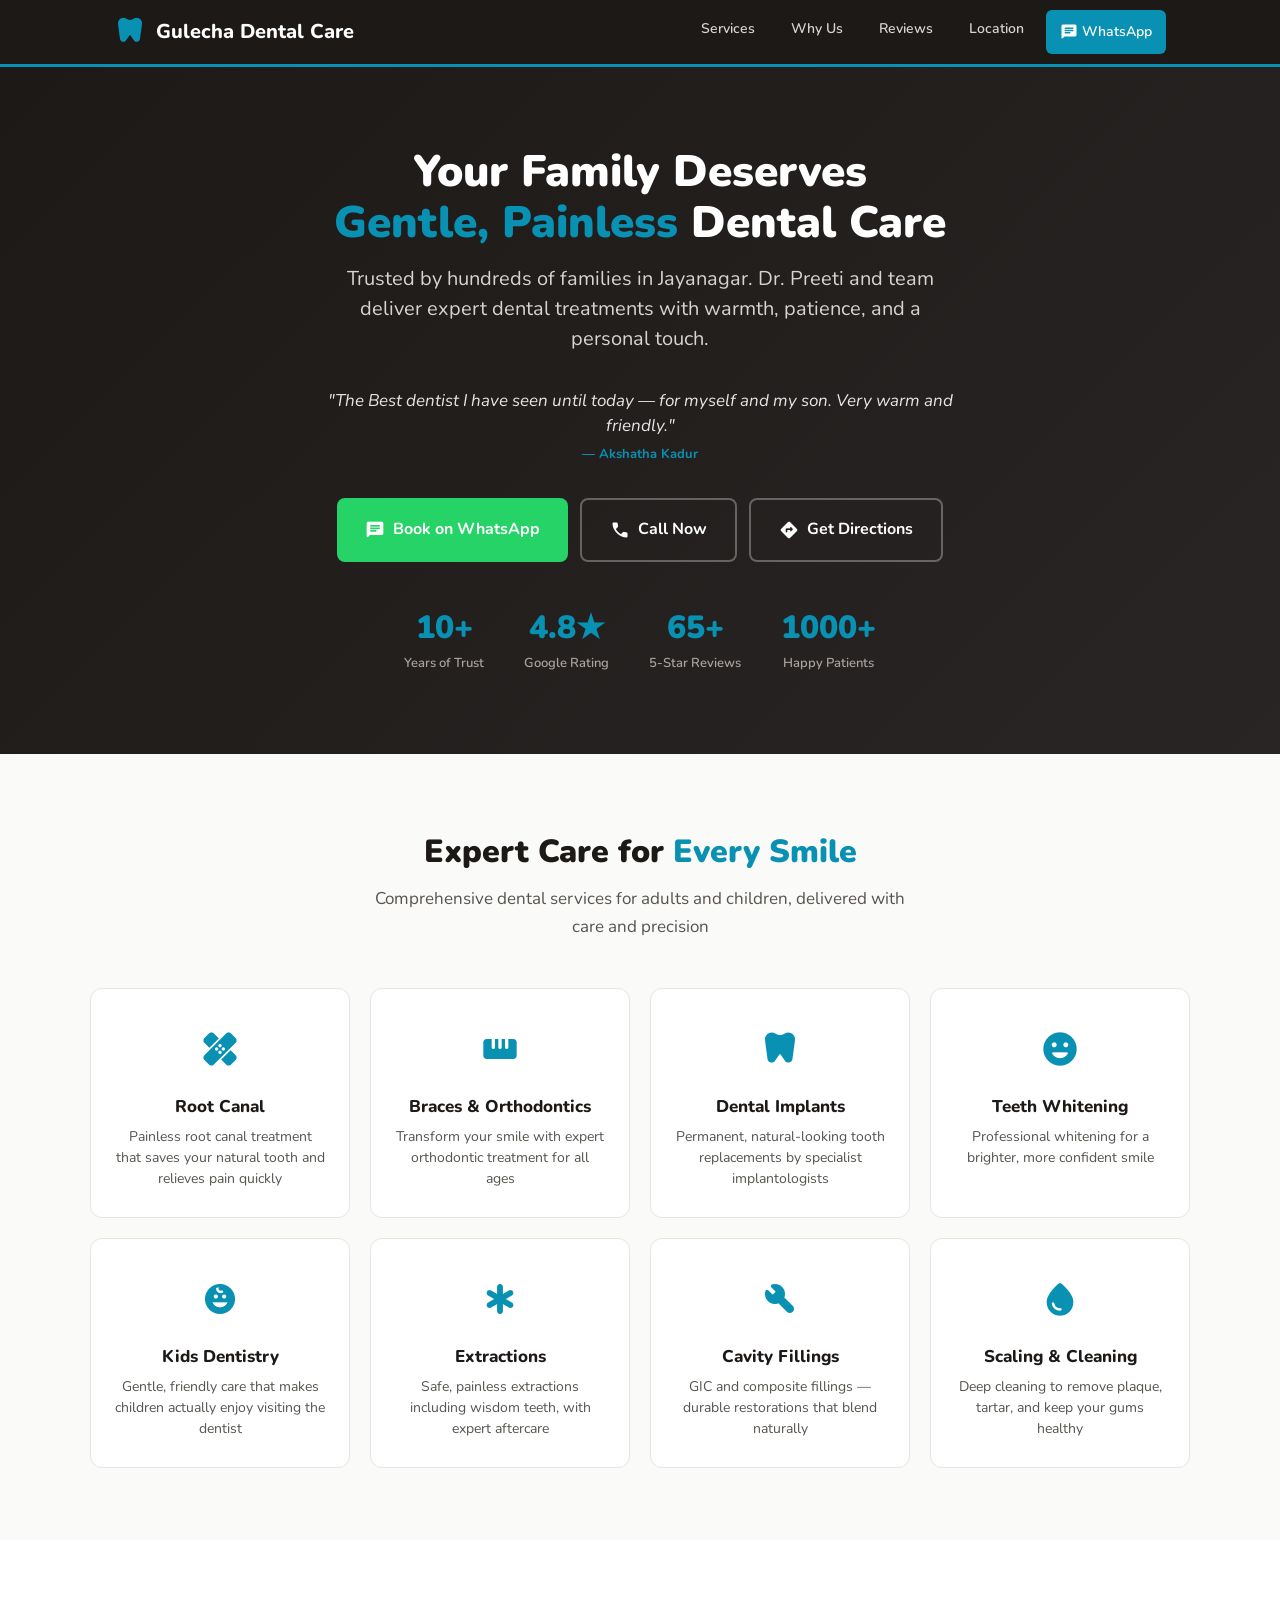
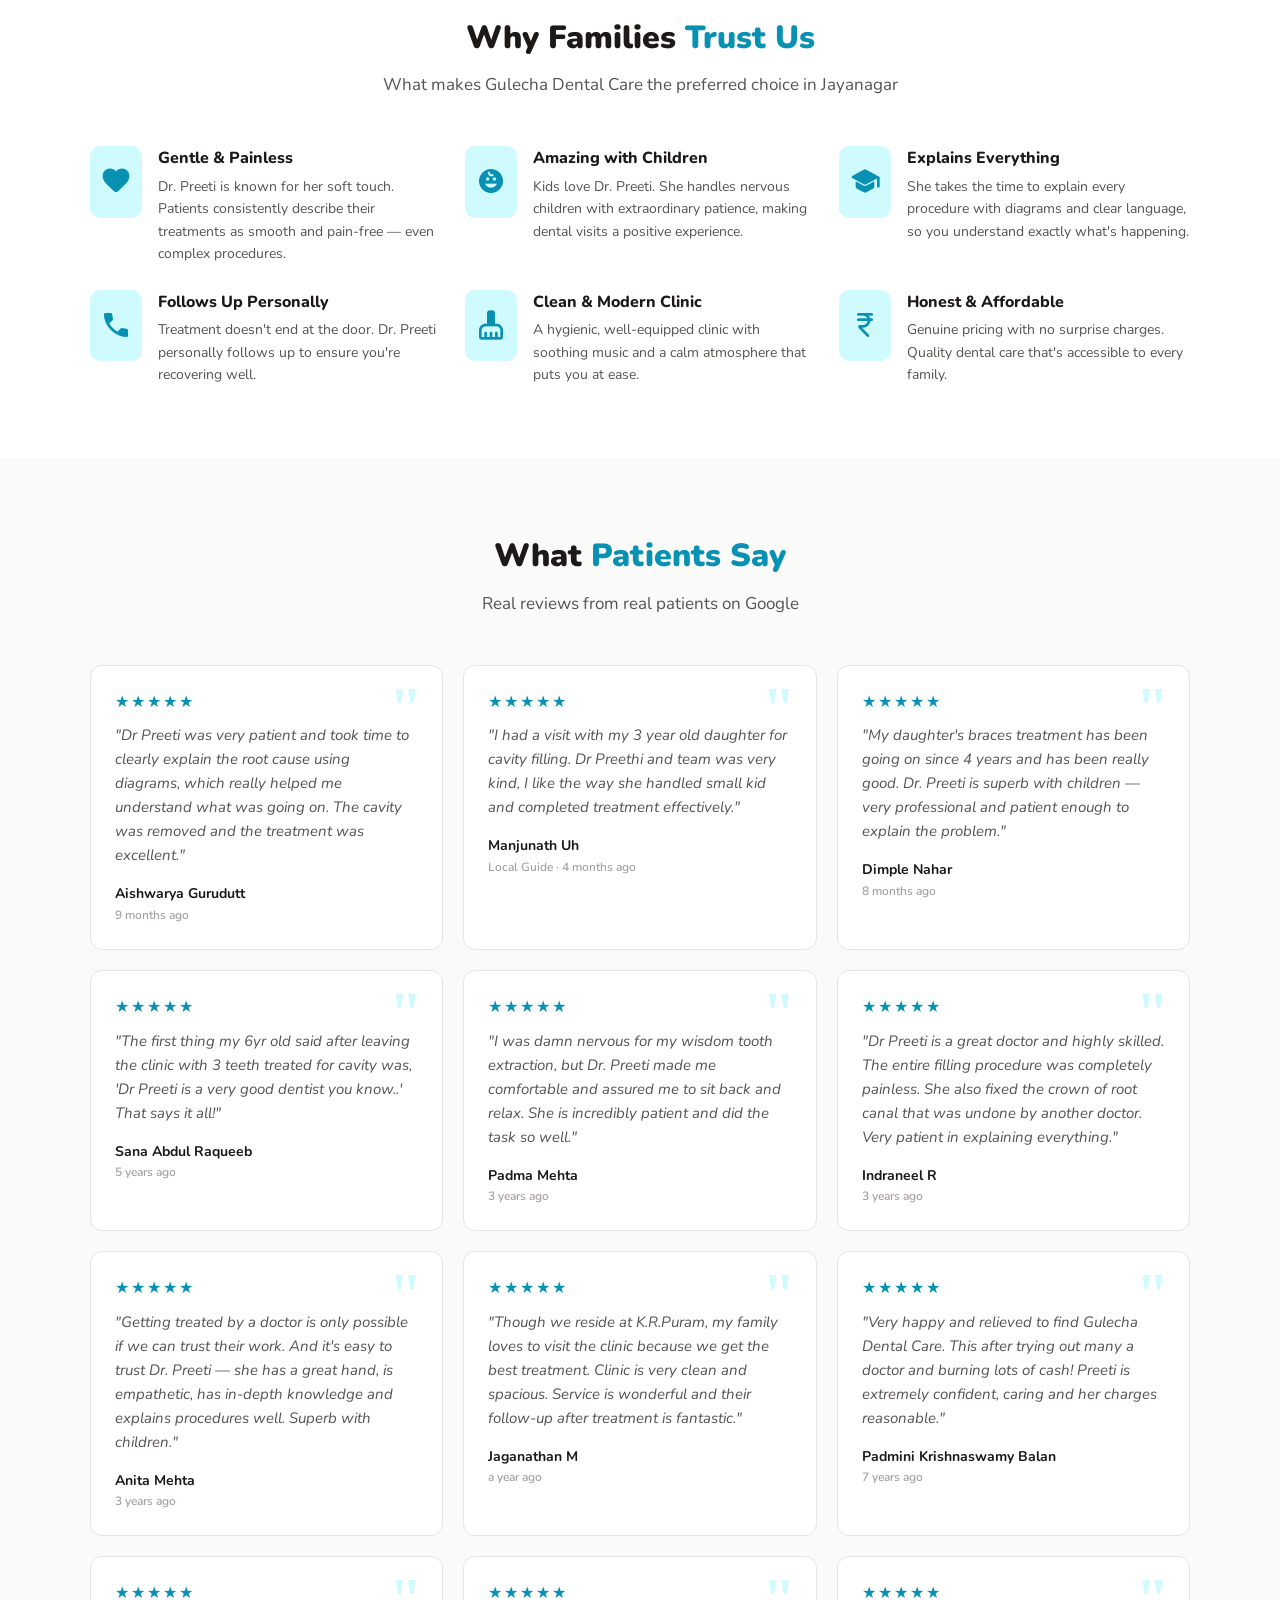
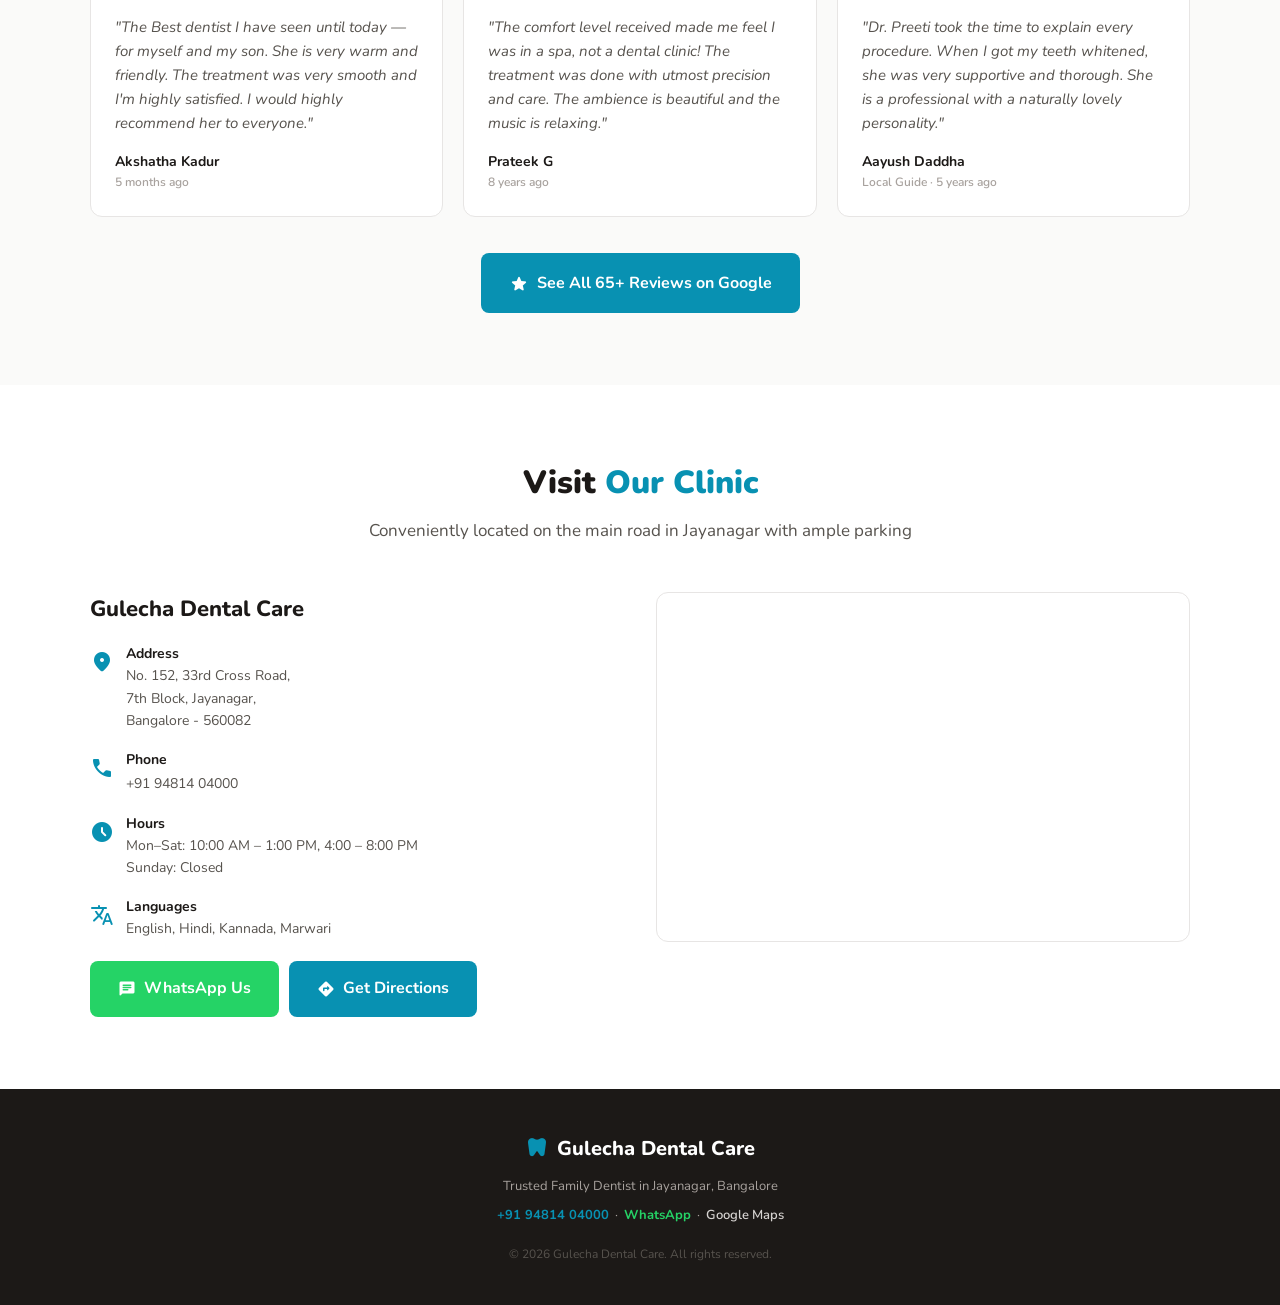
<file: index.html>
<!DOCTYPE html>
<html lang="en">
<head>
  <meta charset="UTF-8">
  <meta name="viewport" content="width=device-width, initial-scale=1.0">
  <title>Gulecha Dental Care — Trusted Family Dentist in Jayanagar, Bangalore</title>
  <meta name="description" content="Gulecha Dental Care by Dr. Preeti — gentle, painless dental treatments for the whole family. Root canal, braces, implants, extractions, cavity fillings, teeth whitening. Jayanagar, South Bangalore.">
  <meta name="keywords" content="dentist jayanagar, dental clinic bangalore, dr preeti dentist, root canal jayanagar, braces bangalore, dental implants, teeth whitening, cavity filling, painless dentist, family dentist bangalore">
  <meta property="og:title" content="Gulecha Dental Care — Jayanagar, Bangalore">
  <meta property="og:description" content="Trusted family dentist. Gentle, painless treatments by Dr. Preeti. Book your visit today.">
  <meta property="og:type" content="website">
  <meta property="og:url" content="https://www.gulechadental.com">
  <link rel="preconnect" href="https://fonts.googleapis.com">
  <link href="https://fonts.googleapis.com/css2?family=Nunito:wght@400;600;700;800;900&family=Material+Symbols+Rounded:opsz,wght,FILL,GRAD@20..48,100..700,0..1,-50..200&display=swap" rel="stylesheet">
  <style>
    :root {
      --amber: #0891b2;
      --amber-dark: #0e7490;
      --amber-light: #cffafe;
      --amber-pale: #ecfeff;
      --charcoal: #1c1917;
      --charcoal-light: #292524;
      --text: #1c1917;
      --text-secondary: #57534e;
      --text-muted: #a8a29e;
      --surface: #ffffff;
      --bg: #fafaf9;
      --success: #16a34a;
    }

    * { box-sizing: border-box; margin: 0; padding: 0; }

    html { scroll-behavior: smooth; }

    body {
      font-family: 'Nunito', sans-serif;
      color: var(--text);
      line-height: 1.6;
      background: var(--bg);
    }

    .mi {
      font-family: 'Material Symbols Rounded';
      font-style: normal;
      font-size: 24px;
      display: inline-block;
      vertical-align: middle;
      font-variation-settings: 'FILL' 1, 'wght' 400, 'GRAD' 0, 'opsz' 24;
    }

    /* NAV */
    nav {
      background: var(--charcoal);
      position: sticky;
      top: 0;
      z-index: 100;
      border-bottom: 3px solid var(--amber);
    }
    .nav-inner {
      max-width: 1100px;
      margin: 0 auto;
      display: flex;
      align-items: center;
      justify-content: space-between;
      padding: 0 24px;
      height: 64px;
    }
    .nav-brand {
      display: flex;
      align-items: center;
      gap: 10px;
      text-decoration: none;
      color: #fff;
      font-weight: 800;
      font-size: 20px;
    }
    .nav-brand .mi { color: var(--amber); font-size: 32px; }
    .nav-links { display: flex; gap: 8px; }
    .nav-links a {
      color: #d6d3d1;
      text-decoration: none;
      font-size: 14px;
      font-weight: 600;
      padding: 8px 14px;
      border-radius: 6px;
      transition: all 0.2s;
    }
    .nav-links a:hover { color: #fff; background: rgba(255,255,255,0.08); }
    .nav-cta {
      background: var(--amber) !important;
      color: #fff !important;
      border-radius: 6px;
    }
    .nav-cta:hover { background: var(--amber-dark) !important; }
    .nav-toggle {
      display: none;
      background: none;
      border: none;
      color: #d6d3d1;
      font-size: 28px;
      cursor: pointer;
    }

    /* HERO */
    .hero {
      background: linear-gradient(135deg, var(--charcoal) 0%, var(--charcoal-light) 100%);
      color: #fff;
      padding: 80px 24px;
      text-align: center;
    }
    .hero h1 {
      font-size: 44px;
      font-weight: 900;
      line-height: 1.15;
      margin-bottom: 16px;
    }
    .hero h1 span { color: var(--amber); }
    .hero p {
      font-size: 20px;
      color: #d6d3d1;
      max-width: 600px;
      margin: 0 auto 32px;
      line-height: 1.5;
    }
    /* Hero testimonial rotator */
    .hero-testimonial {
      max-width: 640px;
      margin: 0 auto 32px;
      min-height: 80px;
      display: flex;
      align-items: center;
      justify-content: center;
      position: relative;
    }
    .hero-testimonial blockquote {
      font-size: 17px;
      font-style: italic;
      color: #e7e5e4;
      line-height: 1.5;
      animation: fadeQuote 5s ease-in-out;
    }
    .hero-testimonial cite {
      display: block;
      font-style: normal;
      font-size: 13px;
      color: var(--amber);
      font-weight: 700;
      margin-top: 6px;
    }
    @keyframes fadeQuote {
      0%, 100% { opacity: 0; transform: translateY(6px); }
      12%, 88% { opacity: 1; transform: translateY(0); }
    }

    .hero-btns { display: flex; gap: 12px; justify-content: center; flex-wrap: wrap; }
    .btn {
      display: inline-flex;
      align-items: center;
      gap: 8px;
      padding: 14px 28px;
      border-radius: 8px;
      font-size: 16px;
      font-weight: 700;
      text-decoration: none;
      transition: all 0.2s;
      border: none;
      cursor: pointer;
    }
    .btn-primary { background: var(--amber); color: #fff; }
    .btn-primary:hover { background: var(--amber-dark); transform: translateY(-1px); }
    .btn-outline { background: transparent; color: #fff; border: 2px solid rgba(255,255,255,0.3); }
    .btn-outline:hover { border-color: #fff; background: rgba(255,255,255,0.05); }
    .btn-wa { background: #25D366; color: #fff; }
    .btn-wa:hover { background: #1da855; transform: translateY(-1px); }
    .hero-trust {
      margin-top: 40px;
      display: flex;
      justify-content: center;
      gap: 40px;
      flex-wrap: wrap;
    }
    .hero-trust-item {
      text-align: center;
    }
    .hero-trust-item .num {
      font-size: 32px;
      font-weight: 900;
      color: var(--amber);
    }
    .hero-trust-item .label {
      font-size: 13px;
      color: #a8a29e;
      font-weight: 600;
    }

    /* SECTIONS */
    section { padding: 72px 24px; }
    .container { max-width: 1100px; margin: 0 auto; }
    .section-title {
      text-align: center;
      margin-bottom: 48px;
    }
    .section-title h2 {
      font-size: 32px;
      font-weight: 900;
      margin-bottom: 8px;
    }
    .section-title h2 span { color: var(--amber); }
    .section-title p {
      color: var(--text-secondary);
      font-size: 17px;
      max-width: 550px;
      margin: 0 auto;
    }

    /* SERVICES */
    .services-grid {
      display: grid;
      grid-template-columns: repeat(auto-fit, minmax(220px, 1fr));
      gap: 20px;
    }
    .service-card {
      background: var(--surface);
      border-radius: 12px;
      padding: 28px 24px;
      text-align: center;
      border: 1px solid #e7e5e4;
      transition: all 0.2s;
    }
    .service-card:hover {
      border-color: var(--amber);
      box-shadow: 0 4px 20px rgba(217,119,6,0.1);
      transform: translateY(-2px);
    }
    .service-card .mi {
      font-size: 40px;
      color: var(--amber);
      margin-bottom: 12px;
    }
    .service-card h3 {
      font-size: 17px;
      font-weight: 800;
      margin-bottom: 6px;
    }
    .service-card p {
      font-size: 14px;
      color: var(--text-secondary);
      line-height: 1.5;
    }

    /* WHY US */
    #why { background: var(--surface); }
    .why-grid {
      display: grid;
      grid-template-columns: repeat(auto-fit, minmax(280px, 1fr));
      gap: 24px;
    }
    .why-item {
      display: flex;
      gap: 16px;
      align-items: flex-start;
    }
    .why-item .mi {
      font-size: 32px;
      color: var(--amber);
      flex-shrink: 0;
      background: var(--amber-light);
      border-radius: 10px;
      padding: 10px;
    }
    .why-item h3 { font-size: 16px; font-weight: 800; margin-bottom: 4px; }
    .why-item p { font-size: 14px; color: var(--text-secondary); }

    /* REVIEWS */
    .reviews-grid {
      display: grid;
      grid-template-columns: repeat(auto-fit, minmax(320px, 1fr));
      gap: 20px;
    }
    .review-card {
      background: var(--surface);
      border-radius: 12px;
      padding: 24px;
      border: 1px solid #e7e5e4;
      position: relative;
    }
    .review-card::before {
      content: '"';
      position: absolute;
      top: 12px;
      right: 20px;
      font-size: 60px;
      font-weight: 900;
      color: var(--amber-light);
      line-height: 1;
      font-family: Georgia, serif;
    }
    .review-stars { color: var(--amber); font-size: 16px; margin-bottom: 8px; letter-spacing: 2px; }
    .review-text {
      font-size: 15px;
      color: var(--text-secondary);
      line-height: 1.6;
      margin-bottom: 16px;
      font-style: italic;
    }
    .review-author {
      font-size: 14px;
      font-weight: 700;
      color: var(--text);
    }
    .review-meta {
      font-size: 12px;
      color: var(--text-muted);
      font-weight: 600;
    }
    .reviews-cta {
      text-align: center;
      margin-top: 36px;
    }

    /* MAP / LOCATION */
    #location { background: var(--surface); }
    .location-grid {
      display: grid;
      grid-template-columns: 1fr 1fr;
      gap: 32px;
      align-items: start;
    }
    .location-info h3 {
      font-size: 22px;
      font-weight: 800;
      margin-bottom: 16px;
    }
    .location-detail {
      display: flex;
      gap: 12px;
      align-items: flex-start;
      margin-bottom: 16px;
    }
    .location-detail .mi { color: var(--amber); font-size: 24px; flex-shrink: 0; }
    .location-detail strong { display: block; font-size: 14px; }
    .location-detail p, .location-detail a { font-size: 14px; color: var(--text-secondary); text-decoration: none; }
    .location-detail a:hover { color: var(--amber); }
    .location-map {
      border-radius: 12px;
      overflow: hidden;
      border: 1px solid #e7e5e4;
      height: 350px;
    }
    .location-map iframe { width: 100%; height: 100%; border: 0; }
    .location-btns { display: flex; gap: 10px; margin-top: 20px; flex-wrap: wrap; }

    /* FOOTER */
    footer {
      background: var(--charcoal);
      color: #a8a29e;
      padding: 40px 24px;
      text-align: center;
    }
    footer .brand {
      font-size: 20px;
      font-weight: 800;
      color: #fff;
      display: flex;
      align-items: center;
      justify-content: center;
      gap: 8px;
      margin-bottom: 8px;
    }
    footer .brand .mi { color: var(--amber); }
    footer p { font-size: 13px; margin-bottom: 4px; }
    footer .copy { margin-top: 20px; font-size: 12px; color: #57534e; }

    /* RESPONSIVE */
    @media (max-width: 768px) {
      .nav-links { display: none; }
      .nav-toggle { display: block; }
      .nav-links.open {
        display: flex;
        flex-direction: column;
        position: absolute;
        top: 64px;
        left: 0;
        right: 0;
        background: var(--charcoal);
        padding: 16px;
        border-bottom: 3px solid var(--amber);
      }
      .hero { padding: 48px 20px; }
      .hero h1 { font-size: 30px; }
      .hero p { font-size: 17px; }
      section { padding: 48px 16px; }
      .section-title h2 { font-size: 26px; }
      .location-grid { grid-template-columns: 1fr; }
      .location-map { height: 280px; }
      .hero-trust { gap: 24px; }
      .hero-trust-item .num { font-size: 26px; }
      .reviews-grid { grid-template-columns: 1fr; }
    }
  </style>
</head>
<body>

  <!-- NAV -->
  <nav>
    <div class="nav-inner">
      <a href="#" class="nav-brand">
        <span class="mi">dentistry</span>
        Gulecha Dental Care
      </a>
      <button class="nav-toggle" onclick="document.querySelector('.nav-links').classList.toggle('open')">
        <span class="mi">menu</span>
      </button>
      <div class="nav-links">
        <a href="#services">Services</a>
        <a href="#why">Why Us</a>
        <a href="#reviews">Reviews</a>
        <a href="#location">Location</a>
        <a href="https://wa.me/919481404000" class="nav-cta" target="_blank"><span class="mi" style="font-size:18px">chat</span> WhatsApp</a>
      </div>
    </div>
  </nav>

  <!-- HERO -->
  <section class="hero">
    <h1>Your Family Deserves<br><span>Gentle, Painless</span> Dental Care</h1>
    <p>Trusted by hundreds of families in Jayanagar. Dr. Preeti and team deliver expert dental treatments with warmth, patience, and a personal touch.</p>
    <div class="hero-testimonial" id="hero-testimonial"></div>
    <div class="hero-btns">
      <a href="https://wa.me/919481404000?text=Hi%2C%20I%27d%20like%20to%20book%20an%20appointment" class="btn btn-wa" target="_blank">
        <span class="mi" style="font-size:20px">chat</span> Book on WhatsApp
      </a>
      <a href="tel:+919481404000" class="btn btn-outline">
        <span class="mi" style="font-size:20px">call</span> Call Now
      </a>
      <a href="https://maps.app.goo.gl/FMSv9vmM2vZKQKjo6" class="btn btn-outline" target="_blank">
        <span class="mi" style="font-size:20px">directions</span> Get Directions
      </a>
    </div>
    <div class="hero-trust">
      <div class="hero-trust-item">
        <div class="num">10+</div>
        <div class="label">Years of Trust</div>
      </div>
      <div class="hero-trust-item">
        <div class="num">4.8★</div>
        <div class="label">Google Rating</div>
      </div>
      <div class="hero-trust-item">
        <div class="num">65+</div>
        <div class="label">5-Star Reviews</div>
      </div>
      <div class="hero-trust-item">
        <div class="num">1000+</div>
        <div class="label">Happy Patients</div>
      </div>
    </div>
  </section>

  <!-- SERVICES -->
  <section id="services">
    <div class="container">
      <div class="section-title">
        <h2>Expert Care for <span>Every Smile</span></h2>
        <p>Comprehensive dental services for adults and children, delivered with care and precision</p>
      </div>
      <div class="services-grid">
        <div class="service-card">
          <span class="mi">healing</span>
          <h3>Root Canal</h3>
          <p>Painless root canal treatment that saves your natural tooth and relieves pain quickly</p>
        </div>
        <div class="service-card">
          <span class="mi">straighten</span>
          <h3>Braces & Orthodontics</h3>
          <p>Transform your smile with expert orthodontic treatment for all ages</p>
        </div>
        <div class="service-card">
          <span class="mi">dentistry</span>
          <h3>Dental Implants</h3>
          <p>Permanent, natural-looking tooth replacements by specialist implantologists</p>
        </div>
        <div class="service-card">
          <span class="mi">mood</span>
          <h3>Teeth Whitening</h3>
          <p>Professional whitening for a brighter, more confident smile</p>
        </div>
        <div class="service-card">
          <span class="mi">child_care</span>
          <h3>Kids Dentistry</h3>
          <p>Gentle, friendly care that makes children actually enjoy visiting the dentist</p>
        </div>
        <div class="service-card">
          <span class="mi">emergency</span>
          <h3>Extractions</h3>
          <p>Safe, painless extractions including wisdom teeth, with expert aftercare</p>
        </div>
        <div class="service-card">
          <span class="mi">build</span>
          <h3>Cavity Fillings</h3>
          <p>GIC and composite fillings — durable restorations that blend naturally</p>
        </div>
        <div class="service-card">
          <span class="mi">water_drop</span>
          <h3>Scaling & Cleaning</h3>
          <p>Deep cleaning to remove plaque, tartar, and keep your gums healthy</p>
        </div>
      </div>
    </div>
  </section>

  <!-- WHY US -->
  <section id="why">
    <div class="container">
      <div class="section-title">
        <h2>Why Families <span>Trust Us</span></h2>
        <p>What makes Gulecha Dental Care the preferred choice in Jayanagar</p>
      </div>
      <div class="why-grid">
        <div class="why-item">
          <span class="mi">favorite</span>
          <div>
            <h3>Gentle & Painless</h3>
            <p>Dr. Preeti is known for her soft touch. Patients consistently describe their treatments as smooth and pain-free — even complex procedures.</p>
          </div>
        </div>
        <div class="why-item">
          <span class="mi">child_care</span>
          <div>
            <h3>Amazing with Children</h3>
            <p>Kids love Dr. Preeti. She handles nervous children with extraordinary patience, making dental visits a positive experience.</p>
          </div>
        </div>
        <div class="why-item">
          <span class="mi">school</span>
          <div>
            <h3>Explains Everything</h3>
            <p>She takes the time to explain every procedure with diagrams and clear language, so you understand exactly what's happening.</p>
          </div>
        </div>
        <div class="why-item">
          <span class="mi">call</span>
          <div>
            <h3>Follows Up Personally</h3>
            <p>Treatment doesn't end at the door. Dr. Preeti personally follows up to ensure you're recovering well.</p>
          </div>
        </div>
        <div class="why-item">
          <span class="mi">cleaning_services</span>
          <div>
            <h3>Clean & Modern Clinic</h3>
            <p>A hygienic, well-equipped clinic with soothing music and a calm atmosphere that puts you at ease.</p>
          </div>
        </div>
        <div class="why-item">
          <span class="mi">currency_rupee</span>
          <div>
            <h3>Honest & Affordable</h3>
            <p>Genuine pricing with no surprise charges. Quality dental care that's accessible to every family.</p>
          </div>
        </div>
      </div>
    </div>
  </section>

  <!-- REVIEWS -->
  <section id="reviews">
    <div class="container">
      <div class="section-title">
        <h2>What <span>Patients Say</span></h2>
        <p>Real reviews from real patients on Google</p>
      </div>
      <div class="reviews-grid">

        <div class="review-card">
          <div class="review-stars">★★★★★</div>
          <p class="review-text">"Dr Preeti was very patient and took time to clearly explain the root cause using diagrams, which really helped me understand what was going on. The cavity was removed and the treatment was excellent."</p>
          <div class="review-author">Aishwarya Gurudutt</div>
          <div class="review-meta">9 months ago</div>
        </div>

        <div class="review-card">
          <div class="review-stars">★★★★★</div>
          <p class="review-text">"I had a visit with my 3 year old daughter for cavity filling. Dr Preethi and team was very kind, I like the way she handled small kid and completed treatment effectively."</p>
          <div class="review-author">Manjunath Uh</div>
          <div class="review-meta">Local Guide · 4 months ago</div>
        </div>

        <div class="review-card">
          <div class="review-stars">★★★★★</div>
          <p class="review-text">"My daughter's braces treatment has been going on since 4 years and has been really good. Dr. Preeti is superb with children — very professional and patient enough to explain the problem."</p>
          <div class="review-author">Dimple Nahar</div>
          <div class="review-meta">8 months ago</div>
        </div>

        <div class="review-card">
          <div class="review-stars">★★★★★</div>
          <p class="review-text">"The first thing my 6yr old said after leaving the clinic with 3 teeth treated for cavity was, 'Dr Preeti is a very good dentist you know..' That says it all!"</p>
          <div class="review-author">Sana Abdul Raqueeb</div>
          <div class="review-meta">5 years ago</div>
        </div>

        <div class="review-card">
          <div class="review-stars">★★★★★</div>
          <p class="review-text">"I was damn nervous for my wisdom tooth extraction, but Dr. Preeti made me comfortable and assured me to sit back and relax. She is incredibly patient and did the task so well."</p>
          <div class="review-author">Padma Mehta</div>
          <div class="review-meta">3 years ago</div>
        </div>

        <div class="review-card">
          <div class="review-stars">★★★★★</div>
          <p class="review-text">"Dr Preeti is a great doctor and highly skilled. The entire filling procedure was completely painless. She also fixed the crown of root canal that was undone by another doctor. Very patient in explaining everything."</p>
          <div class="review-author">Indraneel R</div>
          <div class="review-meta">3 years ago</div>
        </div>

        <div class="review-card">
          <div class="review-stars">★★★★★</div>
          <p class="review-text">"Getting treated by a doctor is only possible if we can trust their work. And it's easy to trust Dr. Preeti — she has a great hand, is empathetic, has in-depth knowledge and explains procedures well. Superb with children."</p>
          <div class="review-author">Anita Mehta</div>
          <div class="review-meta">3 years ago</div>
        </div>

        <div class="review-card">
          <div class="review-stars">★★★★★</div>
          <p class="review-text">"Though we reside at K.R.Puram, my family loves to visit the clinic because we get the best treatment. Clinic is very clean and spacious. Service is wonderful and their follow-up after treatment is fantastic."</p>
          <div class="review-author">Jaganathan M</div>
          <div class="review-meta">a year ago</div>
        </div>

        <div class="review-card">
          <div class="review-stars">★★★★★</div>
          <p class="review-text">"Very happy and relieved to find Gulecha Dental Care. This after trying out many a doctor and burning lots of cash! Preeti is extremely confident, caring and her charges reasonable."</p>
          <div class="review-author">Padmini Krishnaswamy Balan</div>
          <div class="review-meta">7 years ago</div>
        </div>

        <div class="review-card">
          <div class="review-stars">★★★★★</div>
          <p class="review-text">"The Best dentist I have seen until today — for myself and my son. She is very warm and friendly. The treatment was very smooth and I'm highly satisfied. I would highly recommend her to everyone."</p>
          <div class="review-author">Akshatha Kadur</div>
          <div class="review-meta">5 months ago</div>
        </div>

        <div class="review-card">
          <div class="review-stars">★★★★★</div>
          <p class="review-text">"The comfort level received made me feel I was in a spa, not a dental clinic! The treatment was done with utmost precision and care. The ambience is beautiful and the music is relaxing."</p>
          <div class="review-author">Prateek G</div>
          <div class="review-meta">8 years ago</div>
        </div>

        <div class="review-card">
          <div class="review-stars">★★★★★</div>
          <p class="review-text">"Dr. Preeti took the time to explain every procedure. When I got my teeth whitened, she was very supportive and thorough. She is a professional with a naturally lovely personality."</p>
          <div class="review-author">Aayush Daddha</div>
          <div class="review-meta">Local Guide · 5 years ago</div>
        </div>

      </div>
      <div class="reviews-cta">
        <a href="https://maps.app.goo.gl/FMSv9vmM2vZKQKjo6" class="btn btn-primary" target="_blank">
          <span class="mi" style="font-size:20px">star</span> See All 65+ Reviews on Google
        </a>
      </div>
    </div>
  </section>

  <!-- LOCATION -->
  <section id="location">
    <div class="container">
      <div class="section-title">
        <h2>Visit <span>Our Clinic</span></h2>
        <p>Conveniently located on the main road in Jayanagar with ample parking</p>
      </div>
      <div class="location-grid">
        <div class="location-info">
          <h3>Gulecha Dental Care</h3>
          <div class="location-detail">
            <span class="mi">location_on</span>
            <div>
              <strong>Address</strong>
              <p>No. 152, 33rd Cross Road,<br>7th Block, Jayanagar,<br>Bangalore - 560082</p>
            </div>
          </div>
          <div class="location-detail">
            <span class="mi">call</span>
            <div>
              <strong>Phone</strong>
              <a href="tel:+919481404000">+91 94814 04000</a>
            </div>
          </div>
          <div class="location-detail">
            <span class="mi">schedule</span>
            <div>
              <strong>Hours</strong>
              <p>Mon–Sat: 10:00 AM – 1:00 PM, 4:00 – 8:00 PM<br>Sunday: Closed</p>
            </div>
          </div>
          <div class="location-detail">
            <span class="mi">translate</span>
            <div>
              <strong>Languages</strong>
              <p>English, Hindi, Kannada, Marwari</p>
            </div>
          </div>
          <div class="location-btns">
            <a href="https://wa.me/919481404000?text=Hi%2C%20I%27d%20like%20to%20book%20an%20appointment" class="btn btn-wa" target="_blank">
              <span class="mi" style="font-size:18px">chat</span> WhatsApp Us
            </a>
            <a href="https://maps.app.goo.gl/FMSv9vmM2vZKQKjo6" class="btn btn-primary" target="_blank">
              <span class="mi" style="font-size:18px">directions</span> Get Directions
            </a>
          </div>
        </div>
        <div class="location-map">
          <iframe src="https://www.google.com/maps/embed?pb=!1m18!1m12!1m3!1d3888.6!2d77.58!3d12.93!2m3!1f0!2f0!3f0!3m2!1i1024!2i768!4f13.1!3m3!1m2!1s0x3bae15b277a93807%3A0x88518f37b8a4b32b!2sGulecha%20Dental%20Care!5e0!3m2!1sen!2sin!4v1" allowfullscreen loading="lazy" referrerpolicy="no-referrer-when-downgrade"></iframe>
        </div>
      </div>
    </div>
  </section>

  <!-- FOOTER -->
  <footer>
    <div class="brand">
      <span class="mi">dentistry</span>
      Gulecha Dental Care
    </div>
    <p>Trusted Family Dentist in Jayanagar, Bangalore</p>
    <p style="margin-top: 8px">
      <a href="tel:+919481404000" style="color:#0891b2;text-decoration:none;font-weight:700">+91 94814 04000</a>
      &nbsp;·&nbsp;
      <a href="https://wa.me/919481404000" style="color:#25D366;text-decoration:none;font-weight:700">WhatsApp</a>
      &nbsp;·&nbsp;
      <a href="https://maps.app.goo.gl/FMSv9vmM2vZKQKjo6" style="color:#d6d3d1;text-decoration:none;font-weight:600" target="_blank">Google Maps</a>
    </p>
    <div class="copy">© 2026 Gulecha Dental Care. All rights reserved.</div>
  </footer>

  <script>
    (function() {
      const quotes = [
        { text: "The Best dentist I have seen until today — for myself and my son. Very warm and friendly.", author: "Akshatha Kadur" },
        { text: "Dr Preeti explained the root cause using diagrams, which really helped me understand what was going on.", author: "Aishwarya Gurudutt" },
        { text: "My 3 year old daughter's cavity filling — Dr Preethi handled the small kid and completed treatment effectively.", author: "Manjunath Uh" },
        { text: "My daughter's braces treatment has been really good. Dr. Preeti is superb with children.", author: "Dimple Nahar" },
        { text: "The first thing my 6yr old said after leaving was, 'Dr Preeti is a very good dentist you know..'", author: "Sana Abdul Raqueeb" },
        { text: "I was damn nervous for wisdom tooth extraction, but Dr. Preeti made me comfortable. Incredibly patient!", author: "Padma Mehta" },
        { text: "The entire filling procedure was completely painless. She also fixed a crown undone by another doctor.", author: "Indraneel R" },
        { text: "Easy to trust Dr. Preeti — great hand, empathetic, in-depth knowledge. Superb with children.", author: "Anita Mehta" },
        { text: "Though we reside at K.R.Puram, my family loves to visit because we get the best treatment.", author: "Jaganathan M" },
        { text: "The comfort level made me feel I was in a spa, not a dental clinic!", author: "Prateek G" },
        { text: "Very happy to find Gulecha Dental Care after trying many doctors. Confident, caring, and charges are reasonable.", author: "Padmini Krishnaswamy Balan" },
        { text: "She takes time to explain every procedure. Very supportive with a naturally lovely personality.", author: "Aayush Daddha" },
      ];
      const el = document.getElementById('hero-testimonial');
      let i = 0;
      function show() {
        const q = quotes[i];
        el.innerHTML = '<blockquote style="animation-duration:5s">"' + q.text + '"<cite>— ' + q.author + '</cite></blockquote>';
        i = (i + 1) % quotes.length;
      }
      show();
      setInterval(show, 5000);
    })();
  </script>
</body>
</html>
</file>
